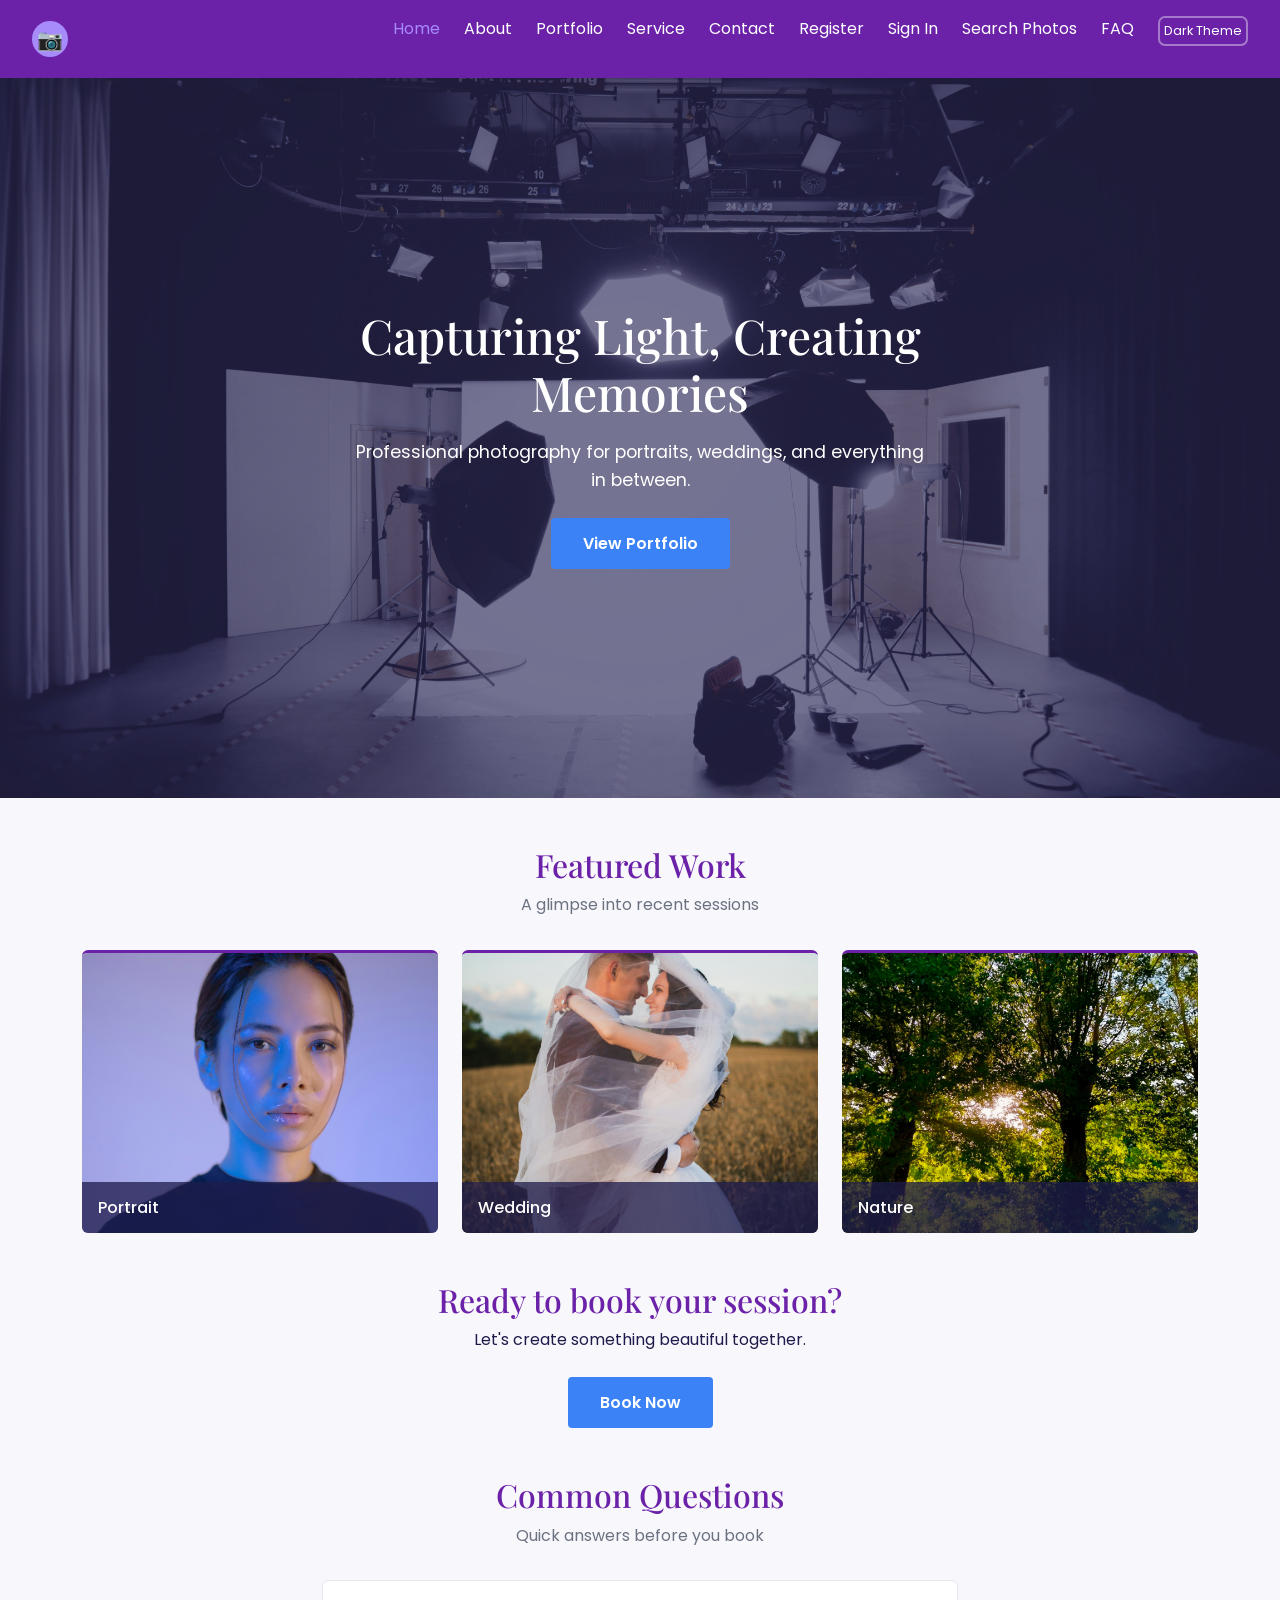
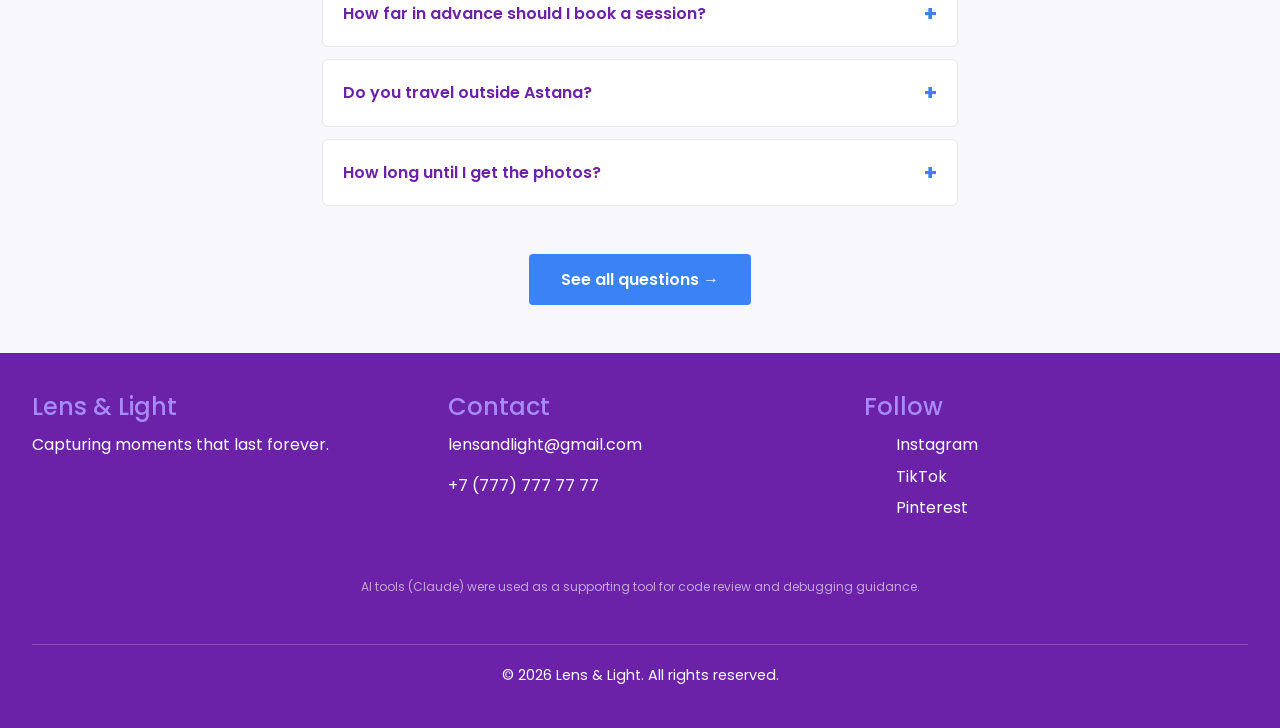
<file: index.html>
<!DOCTYPE html>
<html>
<head>
    <meta charset="UTF-8">
    <meta name="viewport" content="width=device-width, initial-scale=1.0">
    <title>Lens &amp; Light | Home</title>
    <link href="https://cdn.jsdelivr.net/npm/bootstrap@5.3.3/dist/css/bootstrap.min.css" rel="stylesheet" />
    <link href="https://fonts.googleapis.com/css2?family=Playfair+Display:wght@700&family=Poppins:wght@300;400;600&display=swap" rel="stylesheet" />
    <link rel="stylesheet" href="css/style.css">
</head>
<body>

    <header class="header">
        <div class="logo">
            <span class="logo-icon">📷</span>
        </div>
        <nav>
            <ul class="nav-list">
                <li><a href="index.html" class="active">Home</a></li>
                <li><a href="about.html">About</a></li>
                <li><a href="portfolio.html">Portfolio</a></li>
                <li><a href="services.html">Service</a></li>
                <li><a href="contact.html">Contact</a></li>
                <li><a href="register.html">Register</a></li>
                <li><a href="signin.html">Sign In</a></li>
                <li><a href="gallery.html">Search Photos</a></li>
                <li><a href="faq.html">FAQ</a></li>
                <li><button id="themeToggle" class="theme-toggle-btn" aria-label="Toggle theme">Dark Theme</button></li>
            </ul>
        </nav>
    </header>

    <main>
        <section class="hero">
            <div class="hero-content">
                <h1>Capturing Light, Creating Memories</h1>
                <p>Professional photography for portraits, weddings, and everything in between.</p>
                <a href="portfolio.html" class="btn-primary-custom">View Portfolio</a>
            </div>
        </section>

        <section class="container my-5">
            <div class="section-title">
                <h2>Featured Work</h2>
                <p>A glimpse into recent sessions</p>
            </div>

            <div class="row g-4">
                <div class="col-md-4">
                    <div class="gallery-item">
                        <img src="images/portrait1.jpg" alt="Portrait Session" loading="lazy" />
                        <div class="caption">Portrait</div>
                    </div>
                </div>
                <div class="col-md-4">
                    <div class="gallery-item">
                        <img src="images/wedding1.jpg" alt="Wedding Session" loading="lazy" />
                        <div class="caption">Wedding</div>
                    </div>
                </div>
                <div class="col-md-4">
                    <div class="gallery-item">
                        <img src="images/nature1.jpg" alt="Nature Session" loading="lazy" />
                        <div class="caption">Nature</div>
                    </div>
                </div>
            </div>
        </section>

        <section class="container text-center my-5">
            <h2>Ready to book your session?</h2>
            <p class="mb-4">Let's create something beautiful together.</p>
            <a href="contact.html" class="btn-primary-custom">Book Now</a>
        </section>

                <section class="container my-5">
            <div class="section-title">
                <h2>Common Questions</h2>
                <p>Quick answers before you book</p>
            </div>

            <div class="faq-container" style="max-width: 700px;">
                <div class="faq-item">
                    <button class="faq-question">How far in advance should I book a session? <span class="faq-icon">+</span></button>
                    <div class="faq-answer"><p>For weddings 3-6 months ahead. Portraits — 2-3 weeks.</p></div>
                </div>
                <div class="faq-item">
                    <button class="faq-question">Do you travel outside Astana? <span class="faq-icon">+</span></button>
                    <div class="faq-answer"><p>Yes, across Kazakhstan and internationally.</p></div>
                </div>
                <div class="faq-item">
                    <button class="faq-question">How long until I get the photos? <span class="faq-icon">+</span></button>
                    <div class="faq-answer"><p>2-3 weeks for portraits, 4-6 weeks for weddings.</p></div>
                </div>
            </div>

            <div class="text-center mt-4">
                <a href="faq.html" class="btn-primary-custom">See all questions →</a>
            </div>
        </section>
    </main>

    <footer class="footer">
        <div>
            <h4>Lens &amp; Light</h4>
            <p>Capturing moments that last forever.</p>
        </div>
        <div>
            <h4>Contact</h4>
            <p>lensandlight@gmail.com</p>
            <p>+7 (777) 777 77 77</p>
        </div>
        <div>
            <h4>Follow</h4>
            <ul class="social-links">
                <li><a href="#">Instagram</a></li>
                <li><a href="#">TikTok</a></li>
                <li><a href="#">Pinterest</a></li>
            </ul>
        </div>
        <p style="font-size:0.75rem; color:rgba(255,255,255,0.6); margin-top:0.5rem; grid-column:1/-1; text-align:center;">
            AI tools (Claude) were used as a supporting tool for code review and debugging guidance.
        </p>
        <p class="copyright">&copy; 2026 Lens &amp; Light. All rights reserved.</p>
    </footer>

    <script src="https://code.jquery.com/jquery-3.7.1.min.js"></script>
    <script src="https://cdn.jsdelivr.net/npm/bootstrap@5.3.3/dist/js/bootstrap.bundle.min.js"></script>
    <script src="js/script.js"></script>
</body>
</html>
</file>
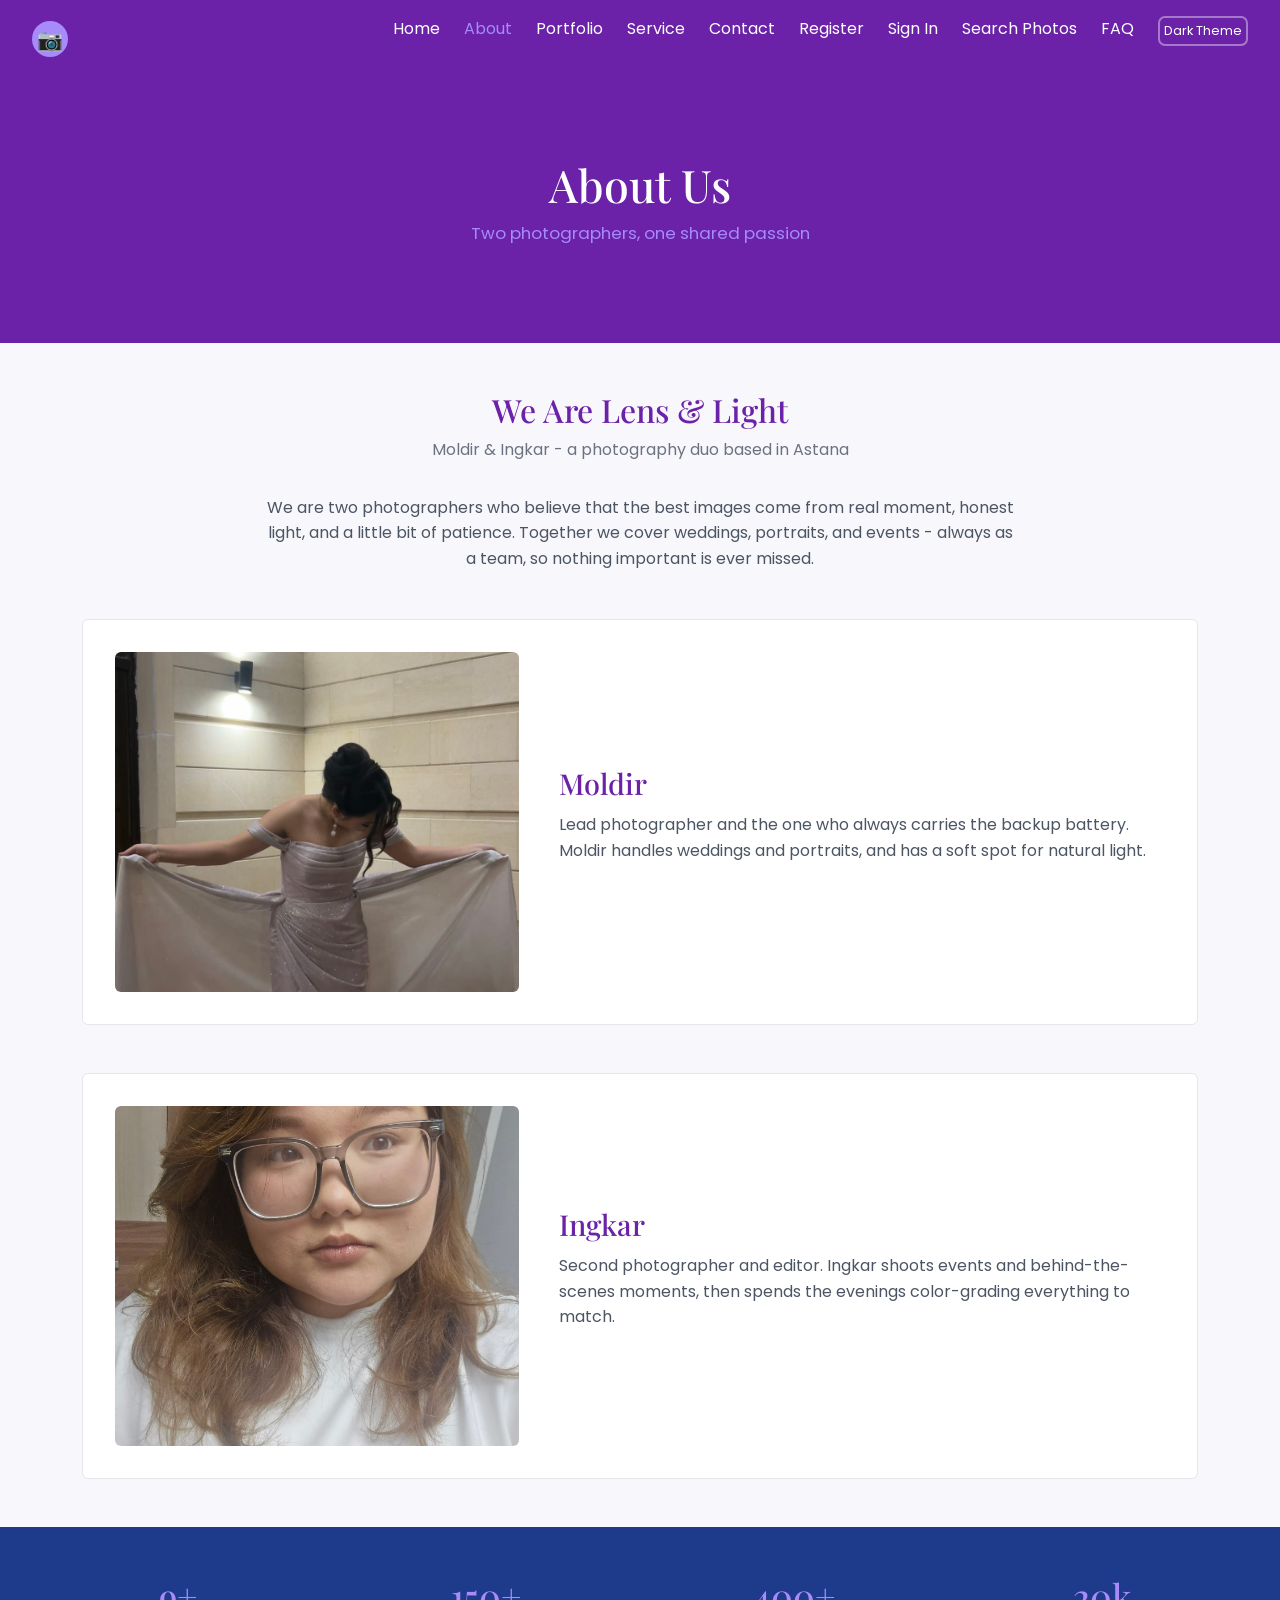
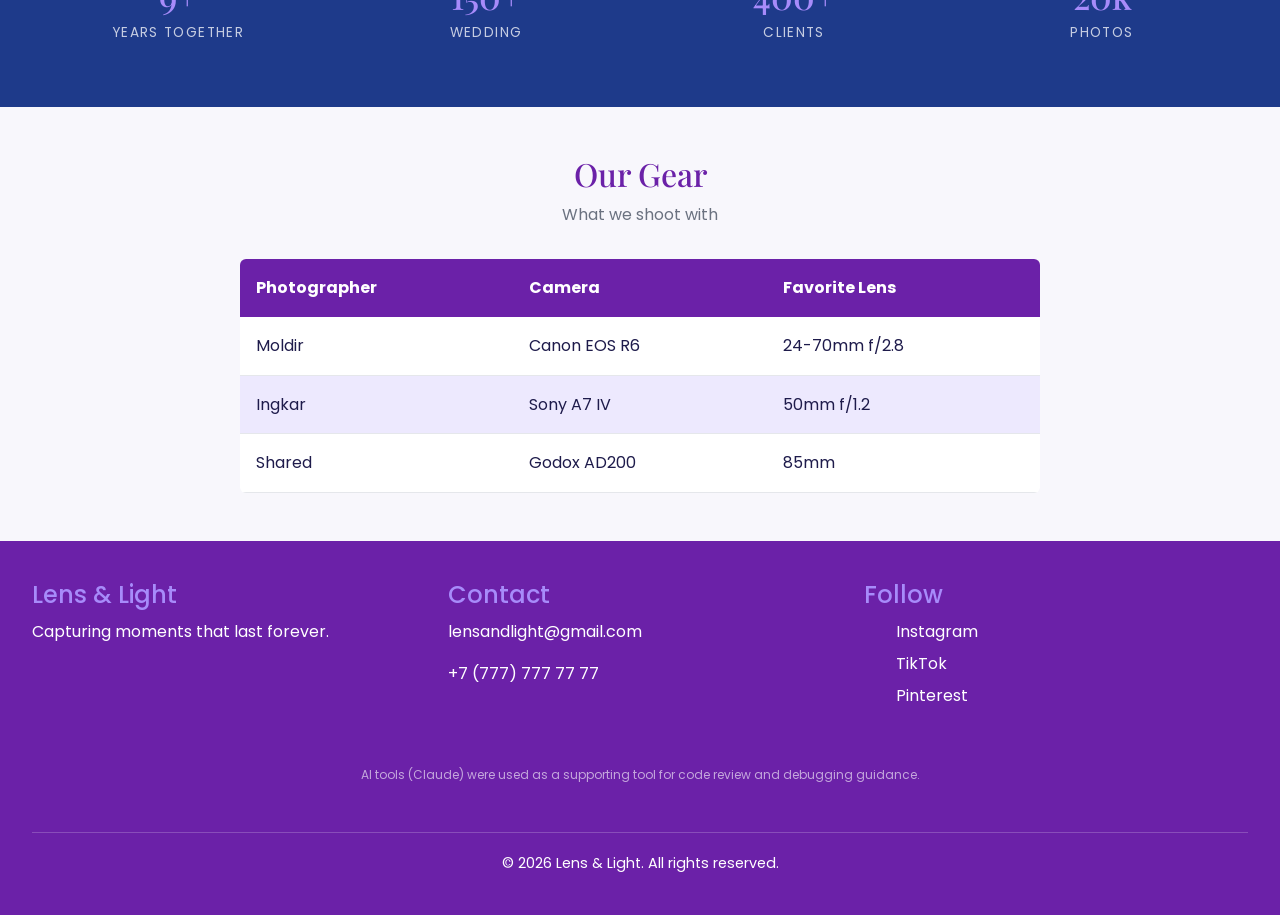
<file: about.html>
<!DOCTYPE html>
<html>
<head>
    <meta charset="UTF-8">
    <meta name="viewport" content="width=device-width, initial-scale=1.0">
    <title>Lens &amp; Light | About</title>
    <link href="https://cdn.jsdelivr.net/npm/bootstrap@5.3.3/dist/css/bootstrap.min.css" rel="stylesheet" />
    <link href="https://fonts.googleapis.com/css2?family=Playfair+Display:wght@700&family=Poppins:wght@300;400;600&display=swap" rel="stylesheet" />
    <link rel="stylesheet" href="css/style.css">
</head>
<body>

    <header class="header">
        <div class="logo">
            <span class="logo-icon">📷</span>
        </div>
        <nav>
            <ul class="nav-list">
                <li><a href="index.html">Home</a></li>
                <li><a href="about.html" class="active">About</a></li>
                <li><a href="portfolio.html">Portfolio</a></li>
                <li><a href="services.html">Service</a></li>
                <li><a href="contact.html">Contact</a></li>
                <li><a href="register.html">Register</a></li>
                <li><a href="signin.html">Sign In</a></li>
                <li><a href="gallery.html">Search Photos</a></li>
                <li><a href="faq.html">FAQ</a></li>
                <li><button id="themeToggle" class="theme-toggle-btn" aria-label="Toggle theme">Dark Theme</button></li>
            </ul>
        </nav>
    </header>

    <main>
        <section class="about-hero">
            <div class="about-hero-content">
                <h1>About Us</h1>
                <p>Two photographers, one shared passion</p>
            </div>
        </section>

        <section class="container my-5 text-center">
            <div class="section-title">
                <h2>We Are Lens &amp; Light</h2>
                <p>Moldir &amp; Ingkar - a photography duo based in Astana</p>
            </div>
            <p class="about-intro-text">
                We are two photographers who believe that the best images come from real moment, honest light, and a little bit of patience.
                Together we cover weddings, portraits, and events - always as a team, so nothing important is ever missed.
            </p>
        </section>

        <section class="about-bio container my-5">
            <div class="bio-wrapper">
                <div class="bio-photo">
                    <img src="images/Moldir.jpg" alt="Portrait of Moldir, photographer" loading="lazy" />
                </div>
                <div class="bio-text">
                    <h2>Moldir</h2>
                    <p>
                        Lead photographer and the one who always carries the backup battery. Moldir
                        handles weddings and portraits, and has a soft spot for natural light.
                    </p>
                </div>
            </div>
        </section>

        <section class="about-bio container my-5">
            <div class="bio-wrapper">
                <div class="bio-photo">
                    <img src="images/Ingkar.jpg" alt="Portrait of Ingkar, photographer" loading="lazy" />
                </div>
                <div class="bio-text">
                    <h2>Ingkar</h2>
                    <p>
                        Second photographer and editor. Ingkar shoots events and behind-the-scenes
                        moments, then spends the evenings color-grading everything to match.
                    </p>
                </div>
            </div>
        </section>

        <section class="stats-bar">
            <div class="stat"><h3>9+</h3><p>Years Together</p></div>
            <div class="stat"><h3>150+</h3><p>Wedding</p></div>
            <div class="stat"><h3>400+</h3><p>Clients</p></div>
            <div class="stat"><h3>20k</h3><p>Photos</p></div>
        </section>

        <section class="container my-5">
            <div class="section-title">
                <h2>Our Gear</h2>
                <p>What we shoot with</p>
            </div>
            <table class="pricing-table">
                <thead>
                    <tr><th>Photographer</th><th>Camera</th><th>Favorite Lens</th></tr>
                </thead>
                <tbody>
                    <tr><td>Moldir</td><td>Canon EOS R6</td><td>24-70mm f/2.8</td></tr>
                    <tr><td>Ingkar</td><td>Sony A7 IV</td><td>50mm f/1.2</td></tr>
                    <tr><td>Shared</td><td>Godox AD200</td><td>85mm</td></tr>
                </tbody>
            </table>
        </section>
    </main>

    <footer class="footer">
        <div>
            <h4>Lens &amp; Light</h4>
            <p>Capturing moments that last forever.</p>
        </div>
        <div>
            <h4>Contact</h4>
            <p>lensandlight@gmail.com</p>
            <p>+7 (777) 777 77 77</p>
        </div>
        <div>
            <h4>Follow</h4>
            <ul class="social-links">
                <li><a href="#">Instagram</a></li>
                <li><a href="#">TikTok</a></li>
                <li><a href="#">Pinterest</a></li>
            </ul>
        </div>
        <p style="font-size:0.75rem; color:rgba(255,255,255,0.6); margin-top:0.5rem; grid-column:1/-1; text-align:center;">
            AI tools (Claude) were used as a supporting tool for code review and debugging guidance.
        </p>
        <p class="copyright">&copy; 2026 Lens &amp; Light. All rights reserved.</p>
    </footer>

    <script src="https://code.jquery.com/jquery-3.7.1.min.js"></script>
    <script src="https://cdn.jsdelivr.net/npm/bootstrap@5.3.3/dist/js/bootstrap.bundle.min.js"></script>
    <script src="js/script.js"></script>
</body>
</html>
</file>
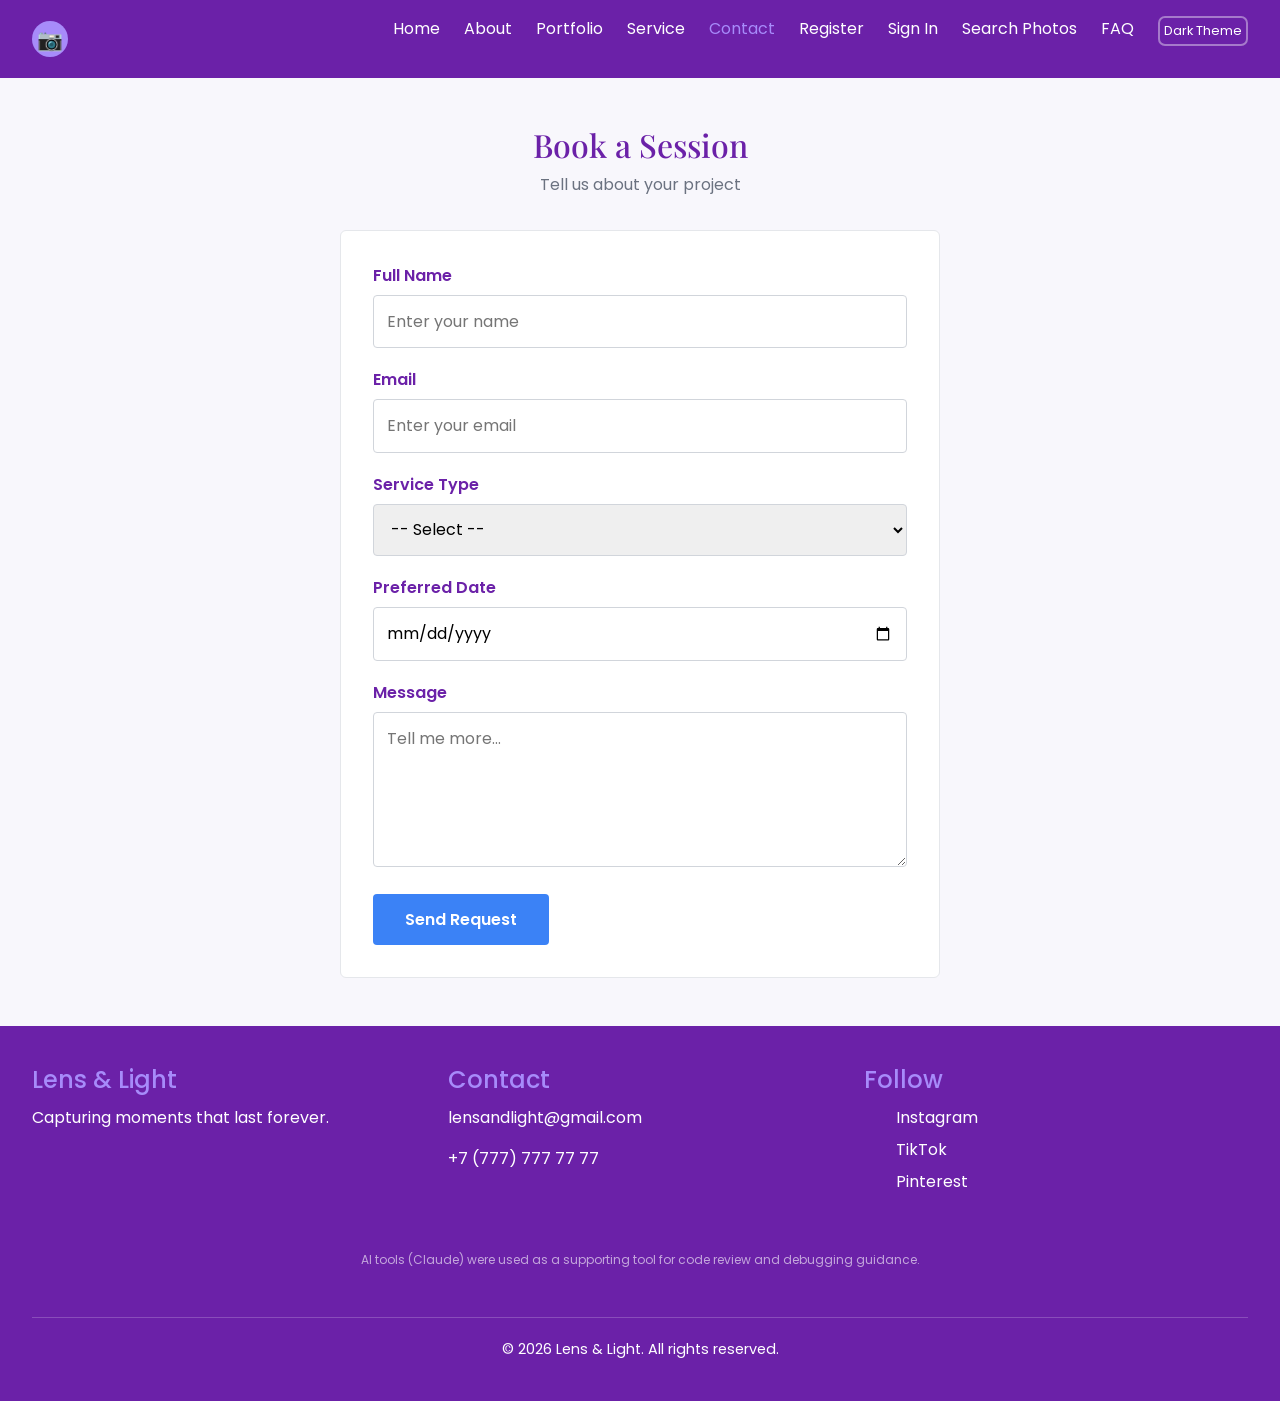
<file: contact.html>
<!DOCTYPE html>
<html>
<head>
    <meta charset="UTF-8">
    <meta name="viewport" content="width=device-width, initial-scale=1.0">
    <title>Lens &amp; Light | Contact</title>
    <link href="https://cdn.jsdelivr.net/npm/bootstrap@5.3.3/dist/css/bootstrap.min.css" rel="stylesheet" />
    <link href="https://fonts.googleapis.com/css2?family=Playfair+Display:wght@700&family=Poppins:wght@300;400;600&display=swap" rel="stylesheet" />
    <link rel="stylesheet" href="css/style.css">
</head>
<body>

    <header class="header">
        <div class="logo">
            <span class="logo-icon">📷</span>
        </div>
        <nav>
            <ul class="nav-list">
                <li><a href="index.html">Home</a></li>
                <li><a href="about.html">About</a></li>
                <li><a href="portfolio.html">Portfolio</a></li>
                <li><a href="services.html">Service</a></li>
                <li><a href="contact.html" class="active">Contact</a></li>
                <li><a href="register.html">Register</a></li>
                <li><a href="signin.html">Sign In</a></li>
                <li><a href="gallery.html">Search Photos</a></li>
                <li><a href="faq.html">FAQ</a></li>
                <li><button id="themeToggle" class="theme-toggle-btn" aria-label="Toggle theme">Dark Theme</button></li>
            </ul>
        </nav>
    </header>

    <main>
        <div class="section-title">
            <h2>Book a Session</h2>
            <p>Tell us about your project</p>
        </div>

        <form class="contact-form" action="#" method="post">
            <label for="name">Full Name</label>
            <input type="text" id="name" name="name" placeholder="Enter your name" required />

            <label for="email">Email</label>
            <input type="email" id="email" name="email" placeholder="Enter your email" required />

            <label for="service">Service Type</label>
            <select id="service" name="service" required>
                <option value="">-- Select --</option>
                <option>Portrait</option>
                <option>Wedding</option>
                <option>Event</option>
                <option>Other</option>
            </select>

            <label for="date">Preferred Date</label>
            <input type="date" id="date" name="date" />

            <label for="message">Message</label>
            <textarea id="message" name="message" rows="5" placeholder="Tell me more..."></textarea>

            <button type="submit" class="btn-primary-custom">Send Request</button>
        </form>
    </main>

    <footer class="footer">
        <div>
            <h4>Lens &amp; Light</h4>
            <p>Capturing moments that last forever.</p>
        </div>
        <div>
            <h4>Contact</h4>
            <p>lensandlight@gmail.com</p>
            <p>+7 (777) 777 77 77</p>
        </div>
        <div>
            <h4>Follow</h4>
            <ul class="social-links">
                <li><a href="#">Instagram</a></li>
                <li><a href="#">TikTok</a></li>
                <li><a href="#">Pinterest</a></li>
            </ul>
        </div>
        <p style="font-size:0.75rem; color:rgba(255,255,255,0.6); margin-top:0.5rem; grid-column:1/-1; text-align:center;">
            AI tools (Claude) were used as a supporting tool for code review and debugging guidance.
        </p>
        <p class="copyright">&copy; 2026 Lens &amp; Light. All rights reserved.</p>
    </footer>

    <script src="https://code.jquery.com/jquery-3.7.1.min.js"></script>
    <script src="https://cdn.jsdelivr.net/npm/bootstrap@5.3.3/dist/js/bootstrap.bundle.min.js"></script>
    <script src="js/script.js"></script>
</body>
</html>
</file>
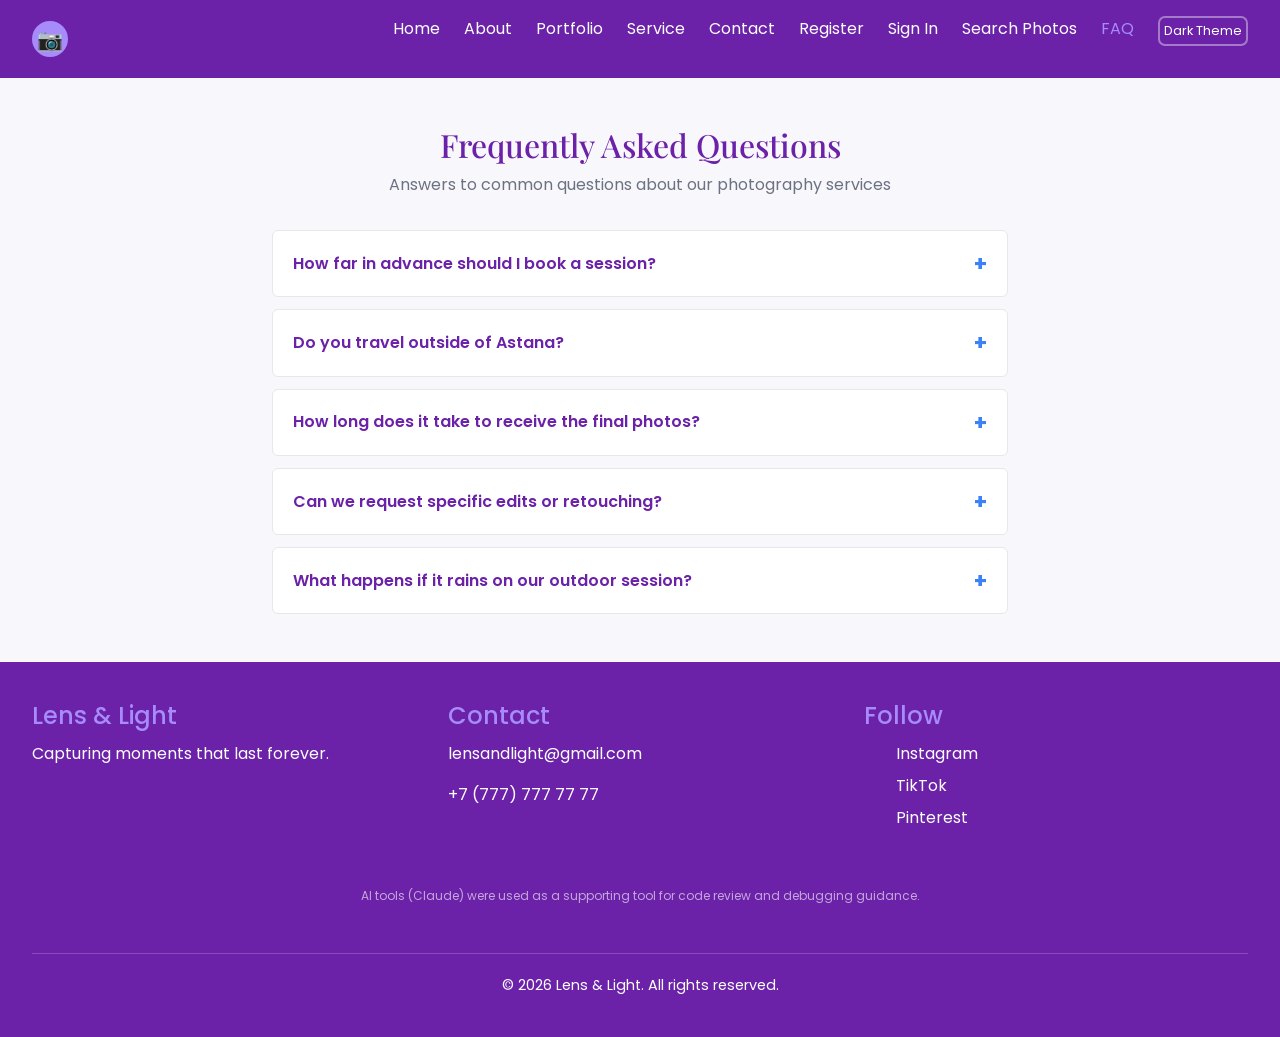
<file: faq.html>
<!DOCTYPE html>
<html>
<head>
    <meta charset="UTF-8">
    <meta name="viewport" content="width=device-width, initial-scale=1.0">
    <title>Lens &amp; Light | FAQ</title>
    <link href="https://cdn.jsdelivr.net/npm/bootstrap@5.3.3/dist/css/bootstrap.min.css" rel="stylesheet" />
    <link href="https://fonts.googleapis.com/css2?family=Playfair+Display:wght@700&family=Poppins:wght@300;400;600&display=swap" rel="stylesheet" />
    <link rel="stylesheet" href="css/style.css">
</head>
<body>

    <header class="header">
        <div class="logo">
            <span class="logo-icon">📷</span>
        </div>
        <nav>
            <ul class="nav-list">
                <li><a href="index.html">Home</a></li>
                <li><a href="about.html">About</a></li>
                <li><a href="portfolio.html">Portfolio</a></li>
                <li><a href="services.html">Service</a></li>
                <li><a href="contact.html">Contact</a></li>
                <li><a href="register.html">Register</a></li>
                <li><a href="signin.html">Sign In</a></li>
                <li><a href="gallery.html">Search Photos</a></li>
                <li><a href="faq.html" class="active">FAQ</a></li>
                <li><button id="themeToggle" class="theme-toggle-btn" aria-label="Toggle theme">Dark Theme</button></li>
            </ul>
        </nav>
    </header>

    <main>
        <div class="section-title">
            <h2>Frequently Asked Questions</h2>
            <p>Answers to common questions about our photography services</p>
        </div>

        <div class="faq-container">
            <div class="faq-item">
                <button class="faq-question">How far in advance should I book a session? <span class="faq-icon">+</span></button>
                <div class="faq-answer"><p>For weddings, we recommend booking 3-6 months in advance. Portrait sessions can usually be scheduled within 2-3 weeks.</p></div>
            </div>
            <div class="faq-item">
                <button class="faq-question">Do you travel outside of Astana? <span class="faq-icon">+</span></button>
                <div class="faq-answer"><p>Yes, we travel across Kazakhstan and internationally. Travel fees apply depending on distance.</p></div>
            </div>
            <div class="faq-item">
                <button class="faq-question">How long does it take to receive the final photos? <span class="faq-icon">+</span></button>
                <div class="faq-answer"><p>Editing takes 2-3 weeks for portraits and 4-6 weeks for weddings. You will receive a preview gallery within 48 hours.</p></div>
            </div>
            <div class="faq-item">
                <button class="faq-question">Can we request specific edits or retouching? <span class="faq-icon">+</span></button>
                <div class="faq-answer"><p>Absolutely. Standard color and exposure adjustments are included. Advanced retouching is available for an additional fee.</p></div>
            </div>
            <div class="faq-item">
                <button class="faq-question">What happens if it rains on our outdoor session? <span class="faq-icon">+</span></button>
                <div class="faq-answer"><p>We can either reschedule at no extra cost or move to a covered location. Safety and comfort come first.</p></div>
            </div>
        </div>
    </main>

    <footer class="footer">
        <div><h4>Lens &amp; Light</h4><p>Capturing moments that last forever.</p></div>
        <div><h4>Contact</h4><p>lensandlight@gmail.com</p><p>+7 (777) 777 77 77</p></div>
        <div><h4>Follow</h4><ul class="social-links"><li><a href="#">Instagram</a></li><li><a href="#">TikTok</a></li><li><a href="#">Pinterest</a></li></ul></div>
        <p style="font-size:0.75rem; color:rgba(255,255,255,0.6); margin-top:0.5rem; grid-column:1/-1; text-align:center;">
            AI tools (Claude) were used as a supporting tool for code review and debugging guidance.
        </p>
        <p class="copyright">&copy; 2026 Lens &amp; Light. All rights reserved.</p>
    </footer>

    <script src="https://code.jquery.com/jquery-3.7.1.min.js"></script>
    <script src="https://cdn.jsdelivr.net/npm/bootstrap@5.3.3/dist/js/bootstrap.bundle.min.js"></script>
    <script src="js/script.js"></script>
</body>
</html>
</file>
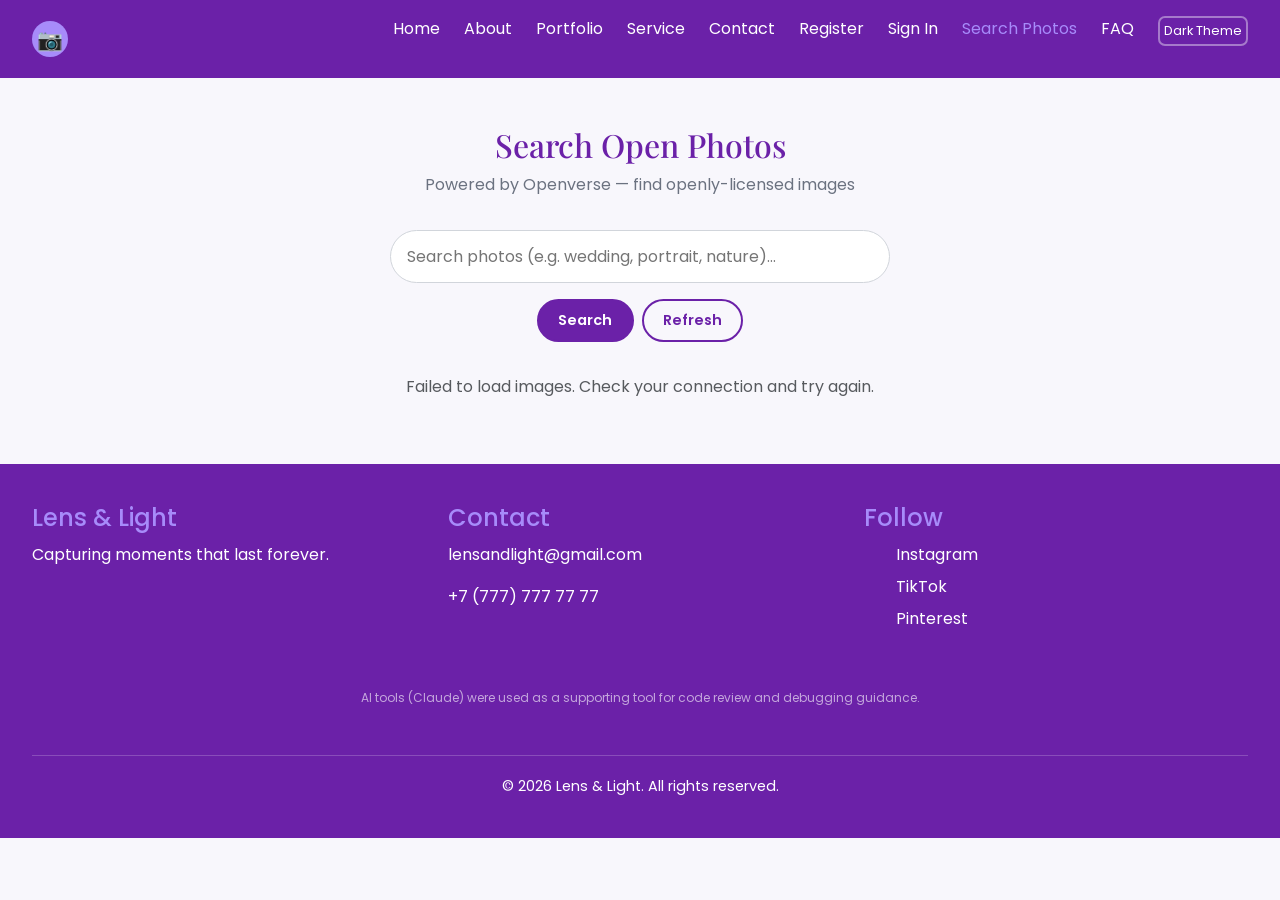
<file: gallery.html>
<!DOCTYPE html>
<html>
<head>
    <meta charset="UTF-8">
    <meta name="viewport" content="width=device-width, initial-scale=1.0">
    <title>Lens &amp; Light | Photo Search</title>
    <link href="https://cdn.jsdelivr.net/npm/bootstrap@5.3.3/dist/css/bootstrap.min.css" rel="stylesheet" />
    <link href="https://fonts.googleapis.com/css2?family=Playfair+Display:wght@700&family=Poppins:wght@300;400;600&display=swap" rel="stylesheet" />
    <link rel="stylesheet" href="css/style.css">
</head>
<body>

    <header class="header">
        <div class="logo">
            <span class="logo-icon">📷</span>
        </div>
        <nav>
            <ul class="nav-list">
                <li><a href="index.html">Home</a></li>
                <li><a href="about.html">About</a></li>
                <li><a href="portfolio.html">Portfolio</a></li>
                <li><a href="services.html">Service</a></li>
                <li><a href="contact.html">Contact</a></li>
                <li><a href="register.html">Register</a></li>
                <li><a href="signin.html">Sign In</a></li>
                <li><a href="gallery.html" class="active">Search Photos</a></li>
                <li><a href="faq.html">FAQ</a></li>
                <li><button id="themeToggle" class="theme-toggle-btn" aria-label="Toggle theme">Dark Theme</button></li>
            </ul>
        </nav>
    </header>

    <main>
        <div class="section-title">
            <h2>Search Open Photos</h2>
            <p>Powered by Openverse — find openly-licensed images</p>
        </div>

        <div class="portfolio-controls">
            <input type="text" id="apiSearchInput" class="search-input" placeholder="Search photos (e.g. wedding, portrait, nature)…" />
            <div class="filter-buttons">
                <button id="apiSearchBtn" class="filter-btn active">Search</button>
                <button id="apiRefreshBtn" class="filter-btn">Refresh</button>
            </div>
        </div>

        <p id="apiStatus" class="text-center text-muted" style="display:none;"></p>
        <div id="apiResults" class="gallery"></div>
    </main>

    <footer class="footer">
        <div><h4>Lens &amp; Light</h4><p>Capturing moments that last forever.</p></div>
        <div><h4>Contact</h4><p>lensandlight@gmail.com</p><p>+7 (777) 777 77 77</p></div>
        <div><h4>Follow</h4><ul class="social-links"><li><a href="#">Instagram</a></li><li><a href="#">TikTok</a></li><li><a href="#">Pinterest</a></li></ul></div>
        <p style="font-size:0.75rem; color:rgba(255,255,255,0.6); margin-top:0.5rem; grid-column:1/-1; text-align:center;">
            AI tools (Claude) were used as a supporting tool for code review and debugging guidance.
        </p>
        <p class="copyright">&copy; 2026 Lens &amp; Light. All rights reserved.</p>
    </footer>

    <script src="https://code.jquery.com/jquery-3.7.1.min.js"></script>
    <script src="https://cdn.jsdelivr.net/npm/bootstrap@5.3.3/dist/js/bootstrap.bundle.min.js"></script>
    <script src="js/script.js"></script>
</body>
</html>
</file>
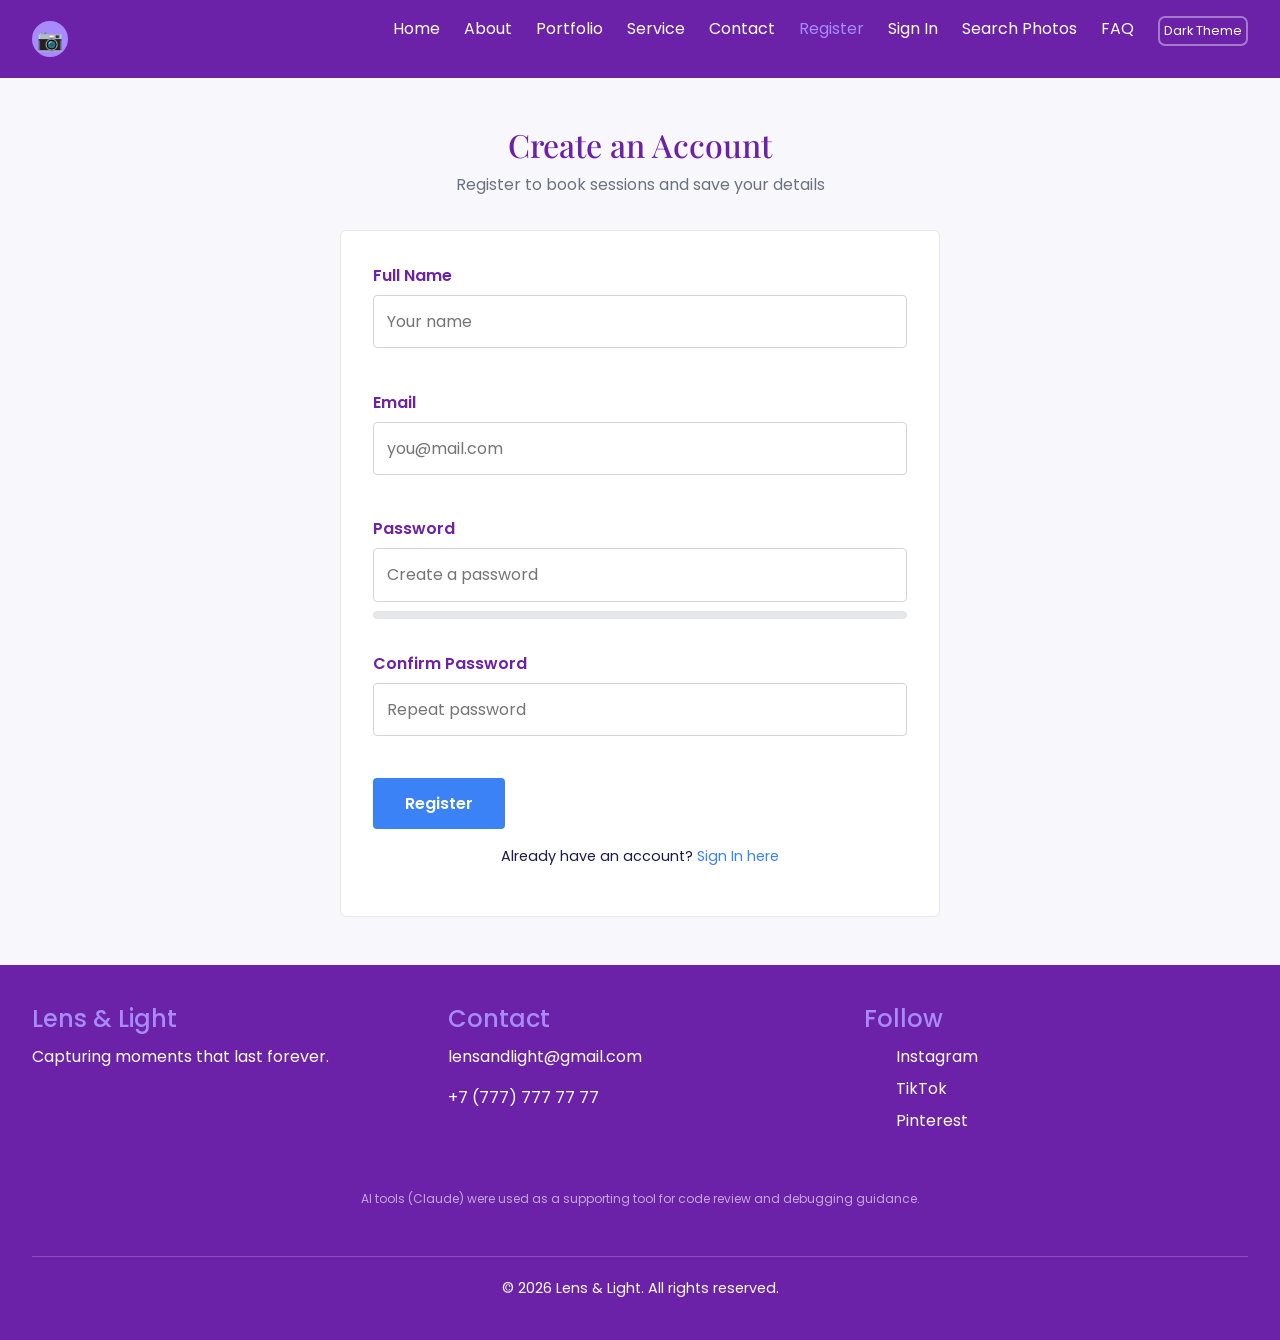
<file: register.html>
<!DOCTYPE html>
<html>
<head>
    <meta charset="UTF-8">
    <meta name="viewport" content="width=device-width, initial-scale=1.0">
    <title>Lens &amp; Light | Register</title>
    <link href="https://cdn.jsdelivr.net/npm/bootstrap@5.3.3/dist/css/bootstrap.min.css" rel="stylesheet" />
    <link href="https://fonts.googleapis.com/css2?family=Playfair+Display:wght@700&family=Poppins:wght@300;400;600&display=swap" rel="stylesheet" />
    <link rel="stylesheet" href="css/style.css">
</head>
<body>

    <header class="header">
        <div class="logo">
            <span class="logo-icon">📷</span>
        </div>
        <nav>
            <ul class="nav-list">
                <li><a href="index.html">Home</a></li>
                <li><a href="about.html">About</a></li>
                <li><a href="portfolio.html">Portfolio</a></li>
                <li><a href="services.html">Service</a></li>
                <li><a href="contact.html">Contact</a></li>
                <li><a href="register.html" class="active">Register</a></li>
                <li><a href="signin.html">Sign In</a></li>
                <li><a href="gallery.html">Search Photos</a></li>
                <li><a href="faq.html">FAQ</a></li>
                <li><button id="themeToggle" class="theme-toggle-btn" aria-label="Toggle theme">Dark Theme</button></li>
            </ul>
        </nav>
    </header>

    <main>
        <div class="section-title">
            <h2>Create an Account</h2>
            <p>Register to book sessions and save your details</p>
        </div>

        <form id="registerForm" class="contact-form" novalidate>
            <label for="regName">Full Name</label>
            <input type="text" id="regName" placeholder="Your name" />
            <div class="feedback" id="nameFeedback"></div>

            <label for="regEmail">Email</label>
            <input type="email" id="regEmail" placeholder="you@mail.com" />
            <div class="feedback" id="emailFeedback"></div>

            <label for="regPassword">Password</label>
            <input type="password" id="regPassword" placeholder="Create a password" />
            <div class="password-meter"><div class="password-meter-bar" id="strengthBar"></div></div>
            <div class="feedback" id="passwordFeedback"></div>

            <label for="regConfirm">Confirm Password</label>
            <input type="password" id="regConfirm" placeholder="Repeat password" />
            <div class="feedback" id="confirmFeedback"></div>

            <button type="submit" class="btn-primary-custom">Register</button>
            <div id="formAlert" class="mt-3"></div>
            <p class="text-center mt-3" style="font-size: 0.9rem;">
                Already have an account? <a href="signin.html" style="color: var(--accent);">Sign In here</a>
            </p>
        </form>
    </main>

    <footer class="footer">
        <div>
            <h4>Lens &amp; Light</h4>
            <p>Capturing moments that last forever.</p>
        </div>
        <div>
            <h4>Contact</h4>
            <p>lensandlight@gmail.com</p>
            <p>+7 (777) 777 77 77</p>
        </div>
        <div>
            <h4>Follow</h4>
            <ul class="social-links">
                <li><a href="#">Instagram</a></li>
                <li><a href="#">TikTok</a></li>
                <li><a href="#">Pinterest</a></li>
            </ul>
        </div>
        <p style="font-size:0.75rem; color:rgba(255,255,255,0.6); margin-top:0.5rem; grid-column:1/-1; text-align:center;">
            AI tools (Claude) were used as a supporting tool for code review and debugging guidance.
        </p>
        <p class="copyright">&copy; 2026 Lens &amp; Light. All rights reserved.</p>
    </footer>

    <script src="https://code.jquery.com/jquery-3.7.1.min.js"></script>
    <script src="https://cdn.jsdelivr.net/npm/bootstrap@5.3.3/dist/js/bootstrap.bundle.min.js"></script>
    <script src="js/script.js"></script>
</body>
</html>
</file>
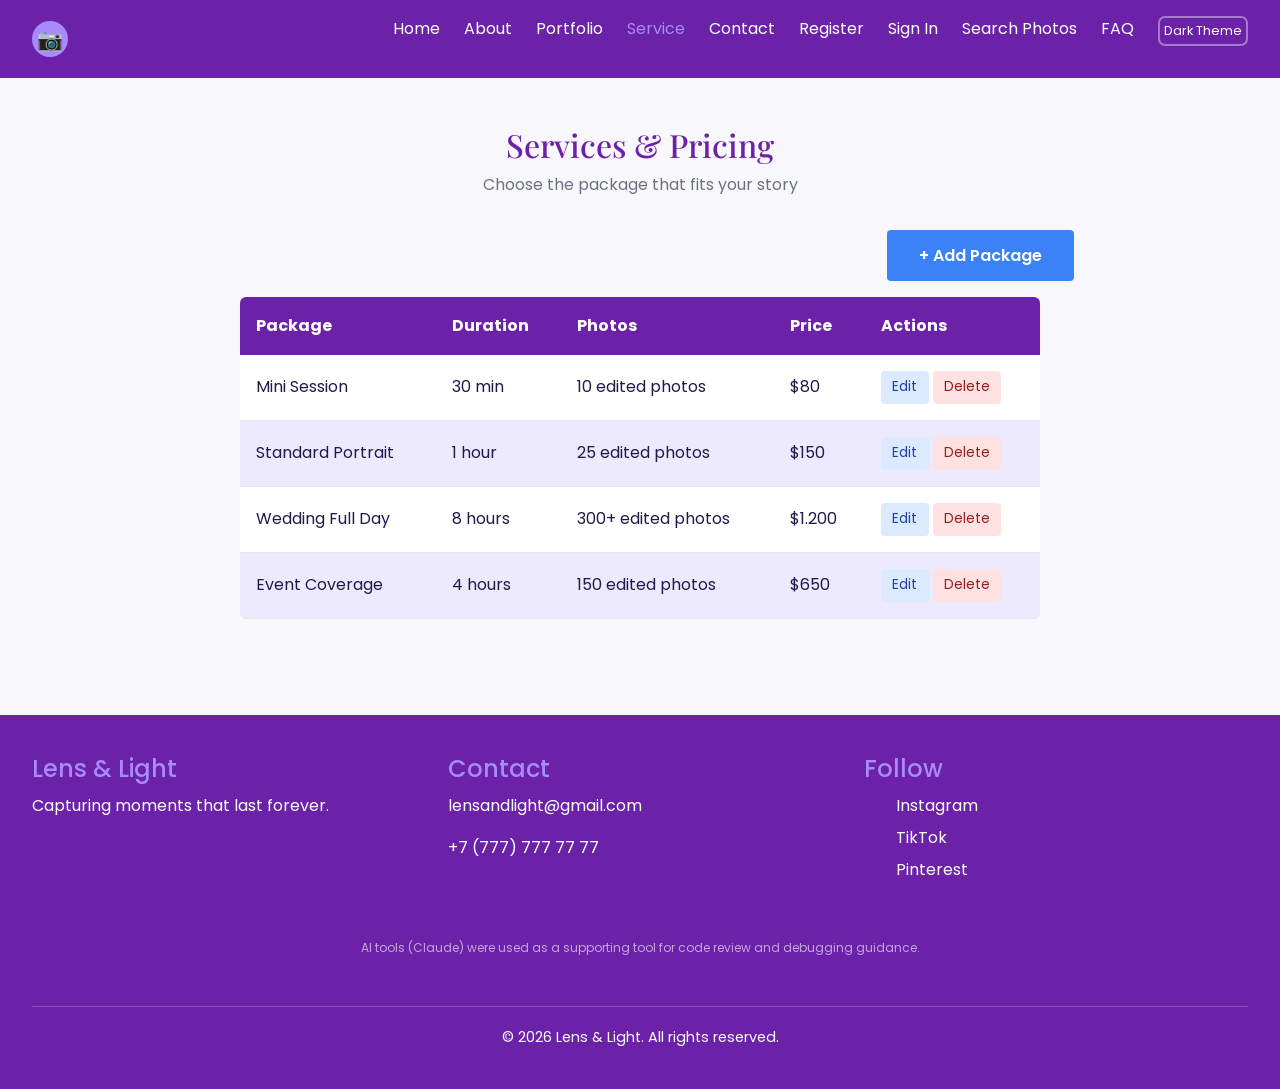
<file: services.html>
<!DOCTYPE html>
<html>
<head>
    <meta charset="UTF-8">
    <meta name="viewport" content="width=device-width, initial-scale=1.0">
    <title>Lens &amp; Light | Services</title>
    <link href="https://cdn.jsdelivr.net/npm/bootstrap@5.3.3/dist/css/bootstrap.min.css" rel="stylesheet" />
    <link href="https://fonts.googleapis.com/css2?family=Playfair+Display:wght@700&family=Poppins:wght@300;400;600&display=swap" rel="stylesheet" />
    <link rel="stylesheet" href="css/style.css">
</head>
<body>

    <header class="header">
        <div class="logo">
            <span class="logo-icon">📷</span>
        </div>
        <nav>
            <ul class="nav-list">
                <li><a href="index.html">Home</a></li>
                <li><a href="about.html">About</a></li>
                <li><a href="portfolio.html">Portfolio</a></li>
                <li><a href="services.html" class="active">Service</a></li>
                <li><a href="contact.html">Contact</a></li>
                <li><a href="register.html">Register</a></li>
                <li><a href="signin.html">Sign In</a></li>
                <li><a href="gallery.html">Search Photos</a></li>
                <li><a href="faq.html">FAQ</a></li>
                <li><button id="themeToggle" class="theme-toggle-btn" aria-label="Toggle theme">Dark Theme</button></li>
            </ul>
        </nav>
    </header>

    <main>
        <div class="section-title">
            <h2>Services &amp; Pricing</h2>
            <p>Choose the package that fits your story</p>
        </div>

        <div class="container" style="max-width: 900px; padding: 0 1rem 3rem;">
            <div class="d-flex justify-content-end mb-3">
                <button class="btn-primary-custom" id="addPackageBtn">+ Add Package</button>
            </div>

            <table class="pricing-table w-100">
                <thead>
                    <tr>
                        <th>Package</th>
                        <th>Duration</th>
                        <th>Photos</th>
                        <th>Price</th>
                        <th>Actions</th>
                    </tr>
                </thead>
                <tbody id="packagesBody"></tbody>
            </table>

            <p id="emptyRowMsg" class="text-center text-muted" style="display:none;">
                No packages yet. Click "Add Package".
            </p>
        </div>

        <div class="modal fade" id="packageModal" tabindex="-1" aria-hidden="true">
            <div class="modal-dialog">
                <div class="modal-content">
                    <form id="packageForm">
                        <div class="modal-header">
                            <h5 class="modal-title" id="packageModalTitle">Add Package</h5>
                            <button type="button" class="btn-close" data-bs-dismiss="modal"></button>
                        </div>
                        <div class="modal-body">
                            <input type="hidden" id="packageId" />
                            <label for="pkgName">Package Name</label>
                            <input type="text" id="pkgName" required placeholder="e.g. Mini Session" />
                            <label for="pkgDuration">Duration</label>
                            <input type="text" id="pkgDuration" required placeholder="e.g. 1 hour" />
                            <label for="pkgPhotos">Photos</label>
                            <input type="text" id="pkgPhotos" required placeholder="e.g. 25 edited photos" />
                            <label for="pkgPrice">Price</label>
                            <input type="text" id="pkgPrice" required placeholder="e.g. $150" />
                        </div>
                        <div class="modal-footer">
                            <button type="button" class="btn btn-secondary" data-bs-dismiss="modal">Cancel</button>
                            <button type="submit" class="btn-primary-custom">Save</button>
                        </div>
                    </form>
                </div>
            </div>
        </div>
    </main>

    <footer class="footer">
        <div>
            <h4>Lens &amp; Light</h4>
            <p>Capturing moments that last forever.</p>
        </div>
        <div>
            <h4>Contact</h4>
            <p>lensandlight@gmail.com</p>
            <p>+7 (777) 777 77 77</p>
        </div>
        <div>
            <h4>Follow</h4>
            <ul class="social-links">
                <li><a href="#">Instagram</a></li>
                <li><a href="#">TikTok</a></li>
                <li><a href="#">Pinterest</a></li>
            </ul>
        </div>
        <p style="font-size:0.75rem; color:rgba(255,255,255,0.6); margin-top:0.5rem; grid-column:1/-1; text-align:center;">
            AI tools (Claude) were used as a supporting tool for code review and debugging guidance.
        </p>
        <p class="copyright">&copy; 2026 Lens &amp; Light. All rights reserved.</p>
    </footer>

    <script src="https://code.jquery.com/jquery-3.7.1.min.js"></script>
    <script src="https://cdn.jsdelivr.net/npm/bootstrap@5.3.3/dist/js/bootstrap.bundle.min.js"></script>
    <script src="js/script.js"></script>
</body>
</html>
</file>
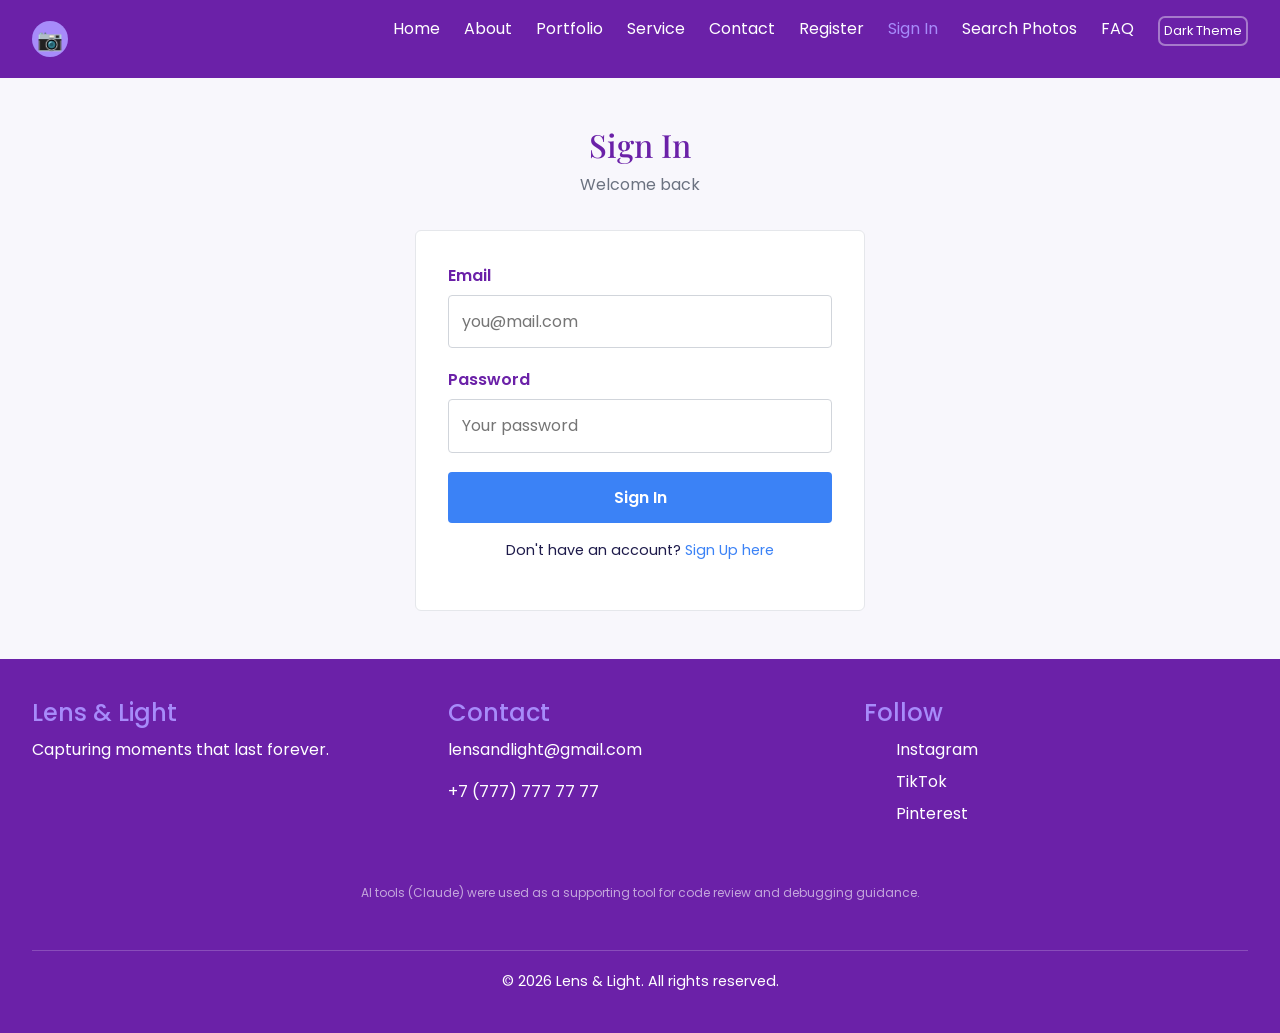
<file: signin.html>
<!DOCTYPE html>
<html>
<head>
    <meta charset="UTF-8">
    <meta name="viewport" content="width=device-width, initial-scale=1.0">
    <title>Lens &amp; Light | Sign In</title>
    <link href="https://cdn.jsdelivr.net/npm/bootstrap@5.3.3/dist/css/bootstrap.min.css" rel="stylesheet" />
    <link href="https://fonts.googleapis.com/css2?family=Playfair+Display:wght@700&family=Poppins:wght@300;400;600&display=swap" rel="stylesheet" />
    <link rel="stylesheet" href="css/style.css">
</head>
<body>

    <header class="header">
        <div class="logo">
            <span class="logo-icon">📷</span>
        </div>
        <nav>
            <ul class="nav-list">
                <li><a href="index.html">Home</a></li>
                <li><a href="about.html">About</a></li>
                <li><a href="portfolio.html">Portfolio</a></li>
                <li><a href="services.html">Service</a></li>
                <li><a href="contact.html">Contact</a></li>
                <li><a href="register.html">Register</a></li>
                <li><a href="signin.html" class="active">Sign In</a></li>
                <li><a href="gallery.html">Search Photos</a></li>
                <li><a href="faq.html">FAQ</a></li>
                <li><button id="themeToggle" class="theme-toggle-btn" aria-label="Toggle theme">Dark Theme</button></li>
            </ul>
        </nav>
    </header>

    <main>
        <div class="section-title">
            <h2>Sign In</h2>
            <p>Welcome back</p>
        </div>

        <div class="contact-form" style="max-width:450px;">
            <div id="signedInView" style="display:none;">
                <p style="font-size:1.1rem; margin-bottom:1rem;">You are signed in as <strong id="userDisplayName"></strong>.</p>
                <button id="signOutBtn" class="btn-primary-custom">Sign Out</button>
            </div>

            <form id="signinForm">
                <label for="signinEmail">Email</label>
                <input type="email" id="signinEmail" placeholder="you@mail.com" required />
                
                <label for="signinPassword">Password</label>
                <input type="password" id="signinPassword" placeholder="Your password" required />
                
                <button type="submit" class="btn-primary-custom" style="width:100%;">Sign In</button>
                <div id="signinAlert" class="mt-3"></div>
                <p class="text-center mt-3" style="font-size: 0.9rem;">
                    Don't have an account? <a href="register.html" style="color: var(--accent);">Sign Up here</a>
                </p>
            </form>
        </div>
    </main>

    <footer class="footer">
        <div><h4>Lens &amp; Light</h4><p>Capturing moments that last forever.</p></div>
        <div><h4>Contact</h4><p>lensandlight@gmail.com</p><p>+7 (777) 777 77 77</p></div>
        <div><h4>Follow</h4><ul class="social-links"><li><a href="#">Instagram</a></li><li><a href="#">TikTok</a></li><li><a href="#">Pinterest</a></li></ul></div>
        <p style="font-size:0.75rem; color:rgba(255,255,255,0.6); margin-top:0.5rem; grid-column:1/-1; text-align:center;">
            AI tools (Claude) were used as a supporting tool for code review and debugging guidance.
        </p>
        <p class="copyright">&copy; 2026 Lens &amp; Light. All rights reserved.</p>
    </footer>

    <script src="https://code.jquery.com/jquery-3.7.1.min.js"></script>
    <script src="https://cdn.jsdelivr.net/npm/bootstrap@5.3.3/dist/js/bootstrap.bundle.min.js"></script>
    <script src="js/script.js"></script>
</body>
</html>
</file>
<file: css/style.css>
:root {
    --primary:      #6b21a8;
    --primary-soft: #a78bfa;
    --accent:       #3b82f6;
    --dark:         #1e3a8a;
    --bg:           #f8f7fc;
    --text:         #1e1b4b;

    --font-heading: 'Playfair Display', serif;
    --font-body:    'Poppins', sans-serif;
}

* { box-sizing: border-box; margin: 0; padding: 0; }

body {
    font-family: var(--font-body);
    background: var(--bg);
    color: var(--text);
    line-height: 1.6;
}

h1, h2, h3 { font-family: var(--font-heading); color: var(--primary); }

img { display: block; max-width: 100%; }

a { text-decoration: none; color: inherit; }

.header {
    display: flex;
    justify-content: space-between;
    align-items: center;
    padding: 1rem 2rem;
    background: var(--primary);
    position: sticky;
    top: 0;
    z-index: 100;
}

.logo {
    display: flex;
    align-items: center;
    gap: 0.5rem;
    color: white;
    font-family: var(--font-heading);
    font-size: 1.3rem;
    font-weight: 700;
}

.logo-icon {
    width: 36px;
    height: 36px;
    border-radius: 50%;
    background: var(--primary-soft);
    color: var(--primary);
    display: flex;
    align-items: center;
    justify-content: center;
}

.nav-list {
    display: flex;
    gap: 1.5rem;
    list-style: none;
}

.nav-list a {
    color: white;
    padding: 0.3rem 0;
    transition: color 0.2s;
}

.nav-list a:hover,
.nav-list a:focus,
.nav-list a.active {
    color: var(--primary-soft);
    outline: none;
}

.hero {
    position: relative;
    height: 80vh;
    background: url('../images/hero.jpg') center/cover no-repeat;
    display: flex;
    align-items: center;
    justify-content: center;
    text-align: center;
    color: white;
}

.hero::after {
    content: '';
    position: absolute;
    inset: 0;
    background: rgba(30, 27, 75, 0.6);
}

.hero-content {
    position: relative;
    z-index: 2;
    max-width: 650px;
    padding: 2rem;
}

.hero-content h1 {
    color: white;
    font-size: 3rem;
    margin-bottom: 1rem;
}

.hero-content p {
    margin-bottom: 1.5rem;
    font-size: 1.1rem;
}

.btn-primary-custom {
    display: inline-block;
    background: var(--accent);
    color: white;
    padding: 0.8rem 2rem;
    border: none;
    border-radius: 4px;
    font-weight: 600;
    cursor: pointer;
    transition: background 0.2s;
}

.btn-primary-custom:hover,
.btn-primary-custom:focus {
    background: var(--primary);
    color: white;
    outline: none;
}

.section-title {
    text-align: center;
    margin: 3rem 0 2rem;
}

.section-title h2 { font-size: 2rem; margin-bottom: 0.5rem; }
.section-title p  { color: #6b7280; }

.gallery {
    display: grid;
    grid-template-columns: repeat(auto-fit, minmax(260px, 1fr));
    gap: 1rem;
    padding: 0 2rem 3rem;
}

.gallery-item {
    position: relative;
    overflow: hidden;
    border-radius: 6px;
    cursor: pointer;
}

.gallery-item img {
    width: 100%;
    height: 280px;
    object-fit: cover;
    transition: transform 0.3s;
}

.gallery-item:hover img { transform: scale(1.05); }

.gallery-item .caption {
    position: absolute;
    bottom: 0;
    left: 0;
    right: 0;
    padding: 0.8rem 1rem;
    background: rgba(30, 27, 75, 0.75);
    color: white;
    font-weight: 500;
}

.gallery-item:nth-child(odd)  { border-top: 3px solid var(--primary); }
.gallery-item:nth-child(even) { border-top: 3px solid var(--accent); }

.pricing-table,
.timeline-table {
    width: 90%;
    max-width: 800px;
    margin: 0 auto 3rem;
    border-collapse: collapse;
    background: white;
    border-radius: 6px;
    overflow: hidden;
}

.pricing-table th,
.timeline-table th {
    background: var(--primary);
    color: white;
    padding: 1rem;
    text-align: left;
}

.pricing-table td,
.timeline-table td {
    padding: 1rem;
    border-bottom: 1px solid #e5e7eb;
}

.pricing-table tbody tr:nth-child(even),
.timeline-table tbody tr:nth-child(even) {
    background: #ede9fe;
}

.contact-form {
    max-width: 600px;
    margin: 0 auto 3rem;
    background: white;
    padding: 2rem;
    border-radius: 6px;
    border: 1px solid #e5e7eb;
}

.contact-form label {
    display: block;
    font-weight: 600;
    margin-bottom: 0.4rem;
    color: var(--primary);
}

.contact-form input,
.contact-form select,
.contact-form textarea {
    width: 100%;
    padding: 0.8rem;
    margin-bottom: 1.2rem;
    border: 1px solid #d1d5db;
    border-radius: 4px;
    font-family: var(--font-body);
    font-size: 1rem;
}

.contact-form input:focus,
.contact-form select:focus,
.contact-form textarea:focus {
    outline: none;
    border-color: var(--accent);
}

.about-intro-text {
    max-width: 750px;
    margin: 0 auto;
    color: #4b5563;
}

.about-hero {
    position: relative;
    padding: 5rem 2rem;
    background: var(--primary);
    color: white;
    text-align: center;
}

.about-hero-content h1 {
    color: white;
    font-size: 2.8rem;
    margin-bottom: 0.5rem;
}

.about-hero-content p {
    color: var(--primary-soft);
    font-size: 1.05rem;
}

.bio-wrapper {
    display: grid;
    grid-template-columns: 1fr 1.5fr;
    gap: 2.5rem;
    align-items: center;
    background: white;
    padding: 2rem;
    border-radius: 6px;
    border: 1px solid #e5e7eb;
}

.bio-wrapper.reverse {
    grid-template-columns: 1.5fr 1fr;
}

.bio-wrapper.reverse .bio-photo { order: 2; }
.bio-wrapper.reverse .bio-text  { order: 1; }

.bio-photo img {
    width: 100%;
    height: 340px;
    object-fit: cover;
    border-radius: 6px;
}

.bio-text h2 {
    font-size: 1.8rem;
    margin-bottom: 0.75rem;
}

.bio-text p { color: #4b5563; }

.stats-bar {
    display: grid;
    grid-template-columns: repeat(4, 1fr);
    gap: 1rem;
    padding: 3rem 2rem;
    background: var(--dark);
    color: white;
    text-align: center;
}

.stat h3 {
    color: var(--primary-soft);
    font-size: 2.2rem;
    margin-bottom: 0.25rem;
}

.stat p {
    font-size: 0.85rem;
    text-transform: uppercase;
    letter-spacing: 0.1em;
    color: rgba(255, 255, 255, 0.75);
}

.footer {
    display: grid;
    grid-template-columns: repeat(3, 1fr);
    gap: 2rem;
    padding: 2.5rem 2rem 1.5rem;
    background: var(--primary);
    color: white;
}

.footer h4 {
    color: var(--primary-soft);
    margin-bottom: 0.6rem;
}

.footer a { color: white; }
.footer a:hover { color: var(--primary-soft); }

.social-links {
    list-style: none;
    display: flex;
    flex-direction: column;
    gap: 0.4rem;
}

.copyright {
    grid-column: 1 / -1;
    text-align: center;
    padding-top: 1.2rem;
    border-top: 1px solid rgba(255,255,255,0.2);
    font-size: 0.9rem;
}

/*Endterm: Moldir - form validation*/
.feedback {
    font-size: 0.85rem;
    margin-top: -0.8rem;
    margin-bottom: 1rem;
    min-height: 1.2rem;
    font-weight: 500;
}
.feedback.success { color: #16a34a; }
.feedback.error   { color: #dc2626; }

.password-meter {
    width: 100%;
    height: 8px;
    background: #e5e7eb;
    border-radius: 4px;
    overflow: hidden;
    margin: -0.6rem 0 0.6rem;
}
.password-meter-bar {
    height: 100%;
    width: 0;
    background: #d1d5db;
    transition: width 0.3s ease, background 0.3s ease;
}
.password-meter-bar.weak   { background: #dc2626; }
.password-meter-bar.medium { background: #f59e0b; }
.password-meter-bar.strong { background: #16a34a; }

/*Endterm: Moldir - image gallery*/
.lightbox {
    display: none;
    position: fixed;
    inset: 0;
    background: rgba(15, 10, 40, 0.92);
    z-index: 9999;
    align-items: center;
    justify-content: center;
}
.lightbox img {
    max-width: 85%;
    max-height: 85vh;
    border-radius: 6px;
    box-shadow: 0 10px 40px rgba(0,0,0,0.5);
}
.lightbox-close,
.lightbox-prev,
.lightbox-next {
    position: absolute;
    color: white;
    cursor: pointer;
    font-size: 2.5rem;
    padding: 1rem;
    user-select: none;
    transition: color 0.2s, transform 0.2s;
}
.lightbox-close:hover,
.lightbox-prev:hover,
.lightbox-next:hover { color: var(--primary-soft); transform: scale(1.15); }
.lightbox-close { top: 1rem; right: 1.5rem; }
.lightbox-prev  { left: 1.5rem; top: 50%; transform: translateY(-50%); }
.lightbox-next  { right: 1.5rem; top: 50%; transform: translateY(-50%); }

/*Endterm: Ingkar — search + filter*/
.portfolio-controls {
    max-width: 900px;
    margin: 0 auto 2rem;
    padding: 0 2rem;
    text-align: center;
}
.search-input {
    width: 100%;
    max-width: 500px;
    padding: 0.8rem 1rem;
    border: 1px solid #d1d5db;
    border-radius: 30px;
    font-family: var(--font-body);
    font-size: 1rem;
    margin-bottom: 1rem;
    transition: border-color 0.2s, box-shadow 0.2s;
}
.search-input:focus {
    outline: none;
    border-color: var(--accent);
    box-shadow: 0 0 0 3px rgba(59, 130, 246, 0.2);
}
.filter-buttons {
    display: flex;
    justify-content: center;
    flex-wrap: wrap;
    gap: 0.5rem;
}
.filter-btn {
    padding: 0.5rem 1.2rem;
    border: 2px solid var(--primary);
    background: transparent;
    color: var(--primary);
    border-radius: 30px;
    font-family: var(--font-body);
    font-weight: 600;
    font-size: 0.9rem;
    cursor: pointer;
    transition: background 0.2s, color 0.2s;
}
.filter-btn:hover,
.filter-btn.active { background: var(--primary); color: white; }

/*Endterm: Ingkar — CRUD*/
.crud-actions { white-space: nowrap; }
.btn-edit, .btn-delete {
    border: none;
    border-radius: 4px;
    padding: 0.35rem 0.7rem;
    font-size: 0.85rem;
    cursor: pointer;
    transition: background 0.2s;
}
.btn-edit   { background: #dbeafe; color: #1e40af; }
.btn-edit:hover { background: #bfdbfe; }
.btn-delete { background: #fee2e2; color: #991b1b; }
.btn-delete:hover { background: #fecaca; }

#packageForm label {
    display: block;
    font-weight: 600;
    margin: 0.6rem 0 0.3rem;
    color: var(--primary);
}
#packageForm input {
    width: 100%;
    padding: 0.6rem;
    border: 1px solid #d1d5db;
    border-radius: 4px;
    font-family: var(--font-body);
}
#packageForm input:focus { outline: none; border-color: var(--accent); }

@media (max-width: 768px) {
    .portfolio-controls { padding: 0 1rem; }
    .search-input { font-size: 0.95rem; }
    .filter-btn { padding: 0.4rem 1rem; font-size: 0.85rem; }
}

@media (max-width: 768px) {
    .header { flex-direction: column; gap: 1rem; padding: 1rem; }
    .nav-list { flex-wrap: wrap; justify-content: center; gap: 1rem; }
    .hero-content h1 { font-size: 2rem; }
    .gallery { grid-template-columns: repeat(2, 1fr); padding: 0 1rem 2rem; }
    .footer { grid-template-columns: 1fr 1fr; padding: 2rem 1.5rem; }

    .about-hero { padding: 3.5rem 1.5rem; }
    .about-hero-content h1 { font-size: 2.2rem; }

    .bio-wrapper,
    .bio-wrapper.reverse {
        grid-template-columns: 1fr;
        gap: 1.5rem;
    }
    .bio-wrapper.reverse .bio-photo,
    .bio-wrapper.reverse .bio-text { order: 0; }
    .bio-photo img { height: 280px; }

    .stats-bar { grid-template-columns: repeat(2, 1fr); padding: 2rem 1.5rem; }
}

@media (max-width: 600px) {
    .lightbox img { max-width: 95%; max-height: 75vh; }
    .lightbox-prev, .lightbox-next { font-size: 2rem; padding: 0.5rem; }
}

@media (max-width: 480px) {
    .nav-list { flex-direction: column; align-items: center; gap: 0.5rem; }
    .hero { height: 70vh; }
    .hero-content h1 { font-size: 1.6rem; }
    .gallery { grid-template-columns: 1fr; }
    .footer { grid-template-columns: 1fr; text-align: center; }
    .pricing-table { width: 100%; font-size: 0.9rem; }

    .about-hero { padding: 2.5rem 1rem; }
    .about-hero-content h1 { font-size: 1.8rem; }

    .bio-wrapper,
    .bio-wrapper.reverse { padding: 1.25rem; }
    .bio-photo img { height: 220px; }
    .bio-text h2 { font-size: 1.4rem; }

    .stats-bar { grid-template-columns: 1fr; }
    .stat h3 { font-size: 1.8rem; }
}

/* Final: API search results */
.api-card-content {
    background: white;
    border: 1px solid #e5e7eb;
    border-top: none;
    border-radius: 0 0 6px 6px;
}
.api-card-content h6 { color: var(--primary); }
.api-card-content .api-text { color: #6b7280; }
.api-card-content a { color: var(--accent); }

/* Final: FAQ (Moldir) */
.faq-container { max-width: 800px; margin: 0 auto 3rem; padding: 0 2rem; }
.faq-item { background: white; border: 1px solid #e5e7eb; border-radius: 6px; margin-bottom: 0.75rem; overflow: hidden; }
.faq-question {
    width: 100%;
    text-align: left;
    padding: 1rem 1.25rem;
    background: transparent;
    border: none;
    font-family: var(--font-body);
    font-size: 1rem;
    font-weight: 600;
    color: var(--primary);
    cursor: pointer;
    display: flex;
    justify-content: space-between;
    align-items: center;
}
.faq-question:hover { background: #f3f4f6; }
.faq-icon { font-size: 1.3rem; font-weight: 700; color: var(--accent); }
.faq-answer { display: none; padding: 0 1.25rem 1rem; color: #4b5563; border-top: 1px solid #e5e7eb; padding-top: 0.75rem; }

/* Dark mode (Moldir) */
body.dark-mode {
    --primary: #a78bfa;
    --primary-soft: #c4b5fd;
    --accent: #60a5fa;
    --dark: #0f0a28;
    --bg: #1a1528;
    --text: #e5e7eb;
}
body.dark-mode .header,
body.dark-mode .footer { background: #0f0a28; }
body.dark-mode .contact-form,
body.dark-mode .bio-wrapper,
body.dark-mode .pricing-table { background: #2d2640; border-color: #3b3552; }
body.dark-mode .pricing-table th { background: #4c1d95; }
body.dark-mode .pricing-table td { border-color: #3b3552; color: #e5e7eb; }
body.dark-mode .pricing-table tbody tr:nth-child(even) { background: #3b3552; }
body.dark-mode input,
body.dark-mode select,
body.dark-mode textarea {
    background-color: rgba(255, 255, 255, 0.05);
    border: 1px solid rgba(255, 255, 255, 0.15);
    color: #ffffff;
}
body.dark-mode input::placeholder,
body.dark-mode textarea::placeholder { color: rgba(255, 255, 255, 0.4); }
body.dark-mode input:focus,
body.dark-mode select:focus,
body.dark-mode textarea:focus {
    background-color: rgba(255, 255, 255, 0.1);
    border-color: var(--primary);
    outline: none;
}
body.dark-mode select option { background-color: #2d2640; color: #ffffff; }
body.dark-mode .feedback.error { color: #fca5a5; }
body.dark-mode .feedback.success { color: #86efac; }
body.dark-mode .section-title p { color: #9ca3af; }
body.dark-mode .about-intro-text,
body.dark-mode .bio-text p { color: #d1d5db; }
body.dark-mode .about-hero { background: #2d2640; border-bottom: 1px solid #3b3552; }
body.dark-mode .about-hero h1 { color: var(--primary-soft); }
body.dark-mode .about-hero p { color: #d1d5db; }
body.dark-mode .pricing-table .btn-edit,
body.dark-mode .pricing-table .btn-delete {
    background-color: transparent;
    border: 1px solid;
    padding: 0.4rem 0.8rem;
    border-radius: 4px;
    font-size: 0.9rem;
    cursor: pointer;
    transition: all 0.2s ease;
}
body.dark-mode .pricing-table .btn-edit { color: #93c5fd; border-color: #3b82f6; }
body.dark-mode .pricing-table .btn-edit:hover { background-color: #3b82f6; color: #fff; }
body.dark-mode .pricing-table .btn-delete { color: #fca5a5; border-color: #ef4444; }
body.dark-mode .pricing-table .btn-delete:hover { background-color: #ef4444; color: #fff; }
body.dark-mode .search-input { background: #2d2640; border-color: #4b5563; color: #e5e7eb; }
body.dark-mode .filter-btn { color: #c4b5fd; border-color: #a78bfa; }
body.dark-mode .filter-btn.active { background: #a78bfa; color: #0f0a28; }
body.dark-mode .gallery-item .caption { background: rgba(15,10,40,0.85); }
body.dark-mode .api-card-content { background: #2d2640; border: 1px solid #3b3552; }
body.dark-mode .api-card-content h6 { color: var(--primary-soft); }
body.dark-mode .api-text { color: #cbd5e1 !important; }
body.dark-mode .api-card-content a { color: #60a5fa; }
body.dark-mode .text-muted,
body.dark-mode #apiStatus,
body.dark-mode #noResults { color: #9ca3af !important; }
body.dark-mode .faq-item { background: #2d2640; border-color: #3b3552; }
body.dark-mode .faq-question { color: var(--primary-soft); }
body.dark-mode .faq-question:hover { background: #3b3552; }
body.dark-mode .faq-answer { color: #d1d5db; border-color: #3b3552; }

.theme-toggle-btn {
    background: transparent;
    border: 2px solid rgba(255,255,255,0.4);
    border-radius: 7px;
    width: 90px;
    height: 30px;
    font-size: 0.8rem;
    cursor: pointer;
    color: white;
    transition: border-color 0.2s, transform 0.2s;
}
.theme-toggle-btn:hover { border-color: var(--primary-soft); transform: scale(1.1); }
</file>
